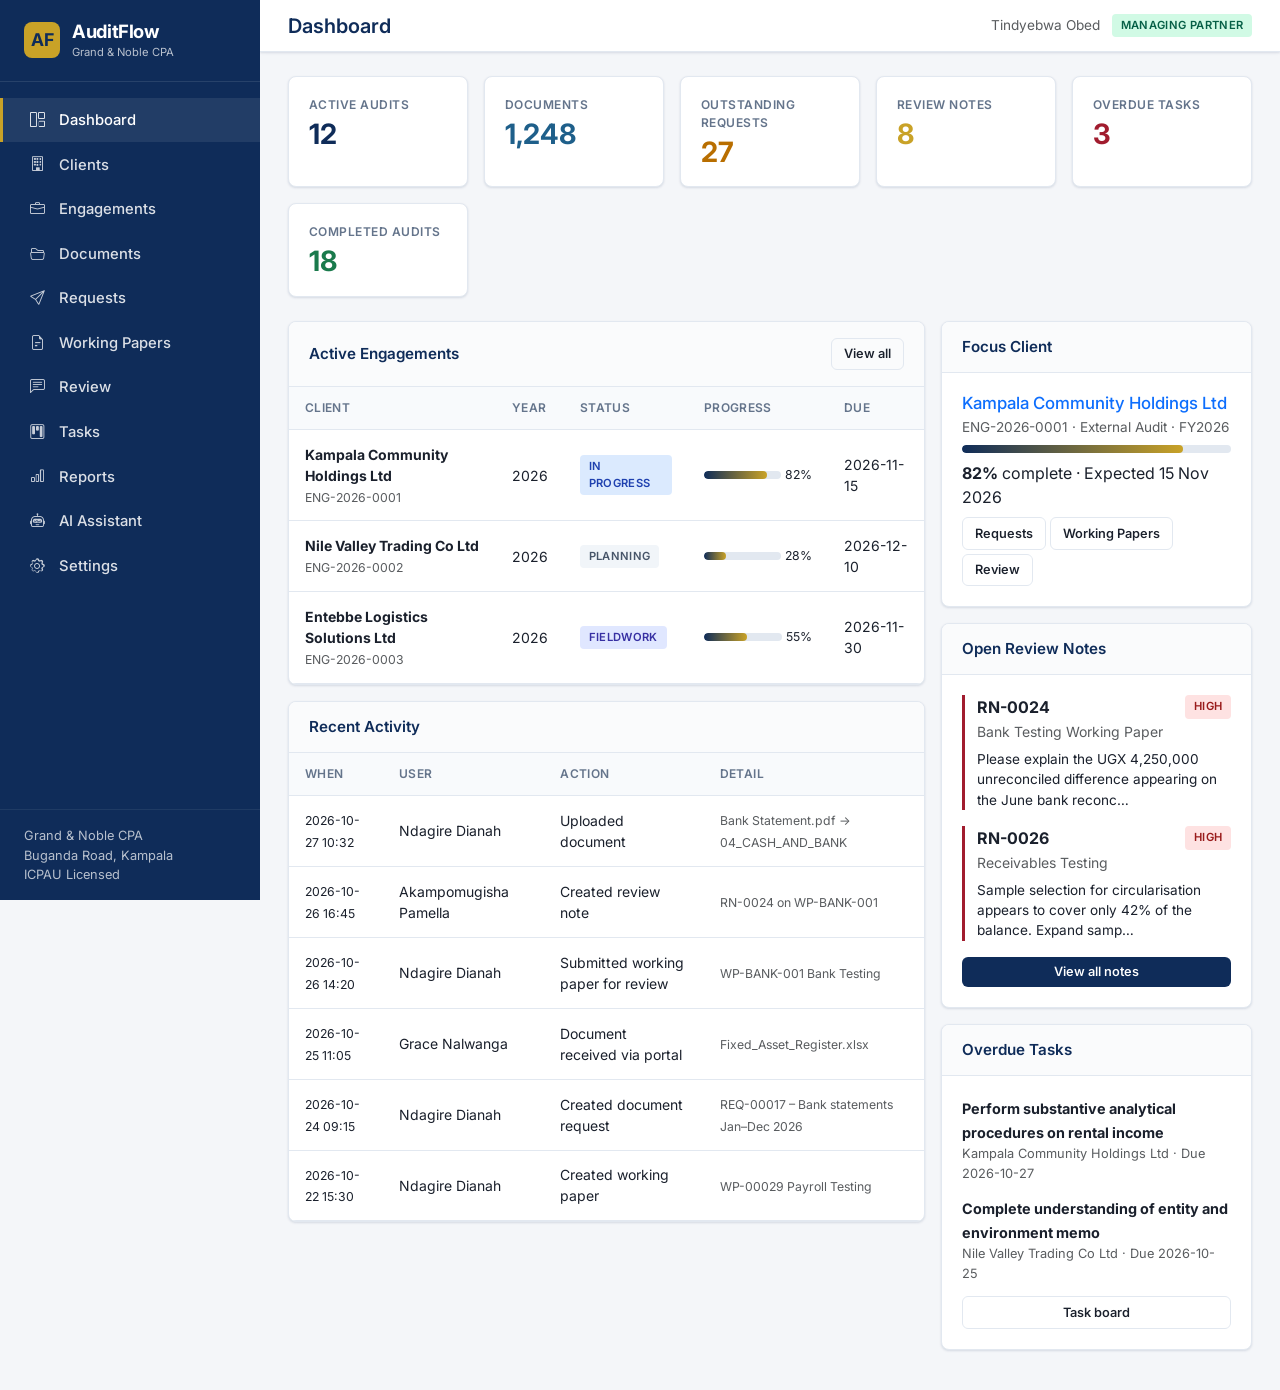
<file: index.html>
<!DOCTYPE html>
<html lang="en">
<head>
  <meta charset="UTF-8">
  <meta name="viewport" content="width=device-width, initial-scale=1.0">
  <title>AuditFlow — Grand & Noble Certified Public Accountants</title>
  <meta name="description" content="Intelligent Audit Document & Workflow Management for Grand & Noble Certified Public Accountants — powered by Google Workspace, GitHub and AI.">
  <link rel="preconnect" href="https://fonts.googleapis.com">
  <link href="https://fonts.googleapis.com/css2?family=Inter:wght@400;500;600;700&display=swap" rel="stylesheet">
  <link href="https://cdn.jsdelivr.net/npm/bootstrap@5.3.3/dist/css/bootstrap.min.css" rel="stylesheet">
  <link href="https://cdn.jsdelivr.net/npm/bootstrap-icons@1.11.3/font/bootstrap-icons.min.css" rel="stylesheet">
  <link href="assets/css/styles.css" rel="stylesheet">
</head>
<body>
  <!-- Sidebar -->
  <aside class="af-sidebar">
    <div class="af-sidebar-brand">
      <div class="logo-icon">AF</div>
      <div>
        <h1>AuditFlow</h1>
        <small>Grand & Noble CPA</small>
      </div>
    </div>
    <nav class="af-nav">
      <a href="#dashboard" data-page="dashboard" class="active"><i class="bi bi-grid-1x2"></i> Dashboard</a>
      <a href="#clients" data-page="clients"><i class="bi bi-building"></i> Clients</a>
      <a href="#engagements" data-page="engagements"><i class="bi bi-briefcase"></i> Engagements</a>
      <a href="#documents" data-page="documents"><i class="bi bi-folder2-open"></i> Documents</a>
      <a href="#requests" data-page="requests"><i class="bi bi-send"></i> Requests</a>
      <a href="#working-papers" data-page="working-papers"><i class="bi bi-file-earmark-text"></i> Working Papers</a>
      <a href="#review" data-page="review"><i class="bi bi-chat-left-text"></i> Review</a>
      <a href="#tasks" data-page="tasks"><i class="bi bi-kanban"></i> Tasks</a>
      <a href="#reports" data-page="reports"><i class="bi bi-bar-chart"></i> Reports</a>
      <a href="#ai" data-page="ai"><i class="bi bi-robot"></i> AI Assistant</a>
      <a href="#settings" data-page="settings"><i class="bi bi-gear"></i> Settings</a>
    </nav>
    <div class="af-sidebar-footer">
      Grand & Noble CPA<br>
      Buganda Road, Kampala<br>
      ICPAU Licensed
    </div>
  </aside>

  <!-- Main -->
  <div class="af-main">
    <header class="af-topbar">
      <div class="d-flex align-center gap-2">
        <button class="af-mobile-toggle" id="mobileToggle" aria-label="Menu">
          <i class="bi bi-list"></i>
        </button>
        <h2 id="pageTitle">Dashboard</h2>
      </div>
      <div class="af-topbar-actions">
        <span class="text-muted" style="font-size:0.85rem">Tindyebwa Obed</span>
        <span class="badge-af badge-completed">Managing Partner</span>
      </div>
    </header>
    <main class="af-content" id="afContent">
      <!-- Content rendered by app.js -->
    </main>
  </div>

  <script src="assets/js/config.js"></script>
  <script src="assets/js/demo-data.js"></script>
  <script src="assets/js/app.js"></script>
</body>
</html>
</file>
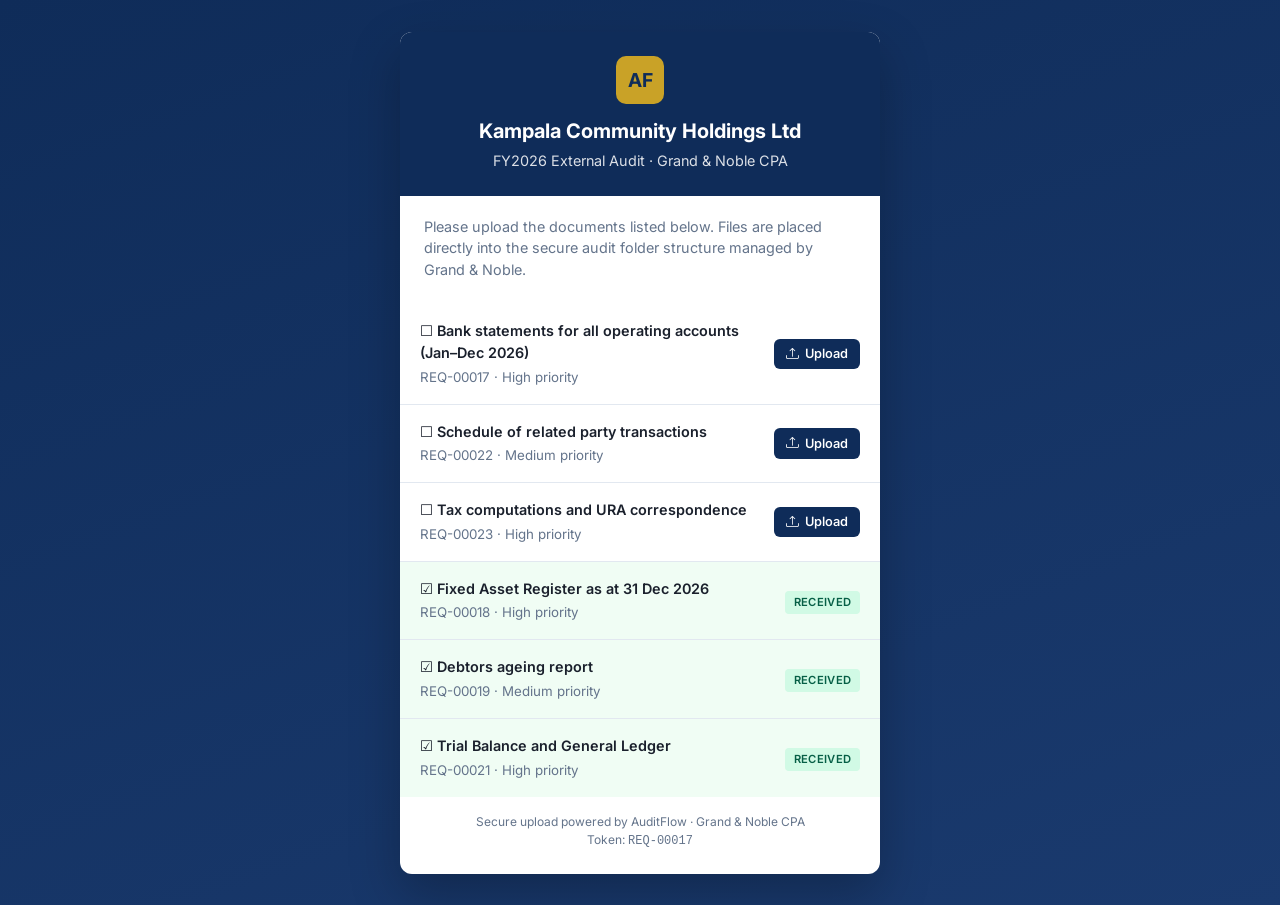
<file: client-portal.html>
<!DOCTYPE html>
<html lang="en">
<head>
  <meta charset="UTF-8">
  <meta name="viewport" content="width=device-width, initial-scale=1.0">
  <title>Document Upload — Grand & Noble | AuditFlow</title>
  <link rel="preconnect" href="https://fonts.googleapis.com">
  <link href="https://fonts.googleapis.com/css2?family=Inter:wght@400;500;600;700&display=swap" rel="stylesheet">
  <link href="https://cdn.jsdelivr.net/npm/bootstrap-icons@1.11.3/font/bootstrap-icons.min.css" rel="stylesheet">
  <link href="assets/css/styles.css" rel="stylesheet">
  <style>
    .upload-item {
      display: flex;
      align-items: center;
      justify-content: space-between;
      padding: 1rem 1.25rem;
      border-bottom: 1px solid var(--af-border);
    }
    .upload-item:last-child { border-bottom: none; }
    .upload-item.done { background: #f0fdf4; }
    .file-input-hidden { display: none; }
  </style>
</head>
<body class="client-portal-body">
  <div class="client-portal-card">
    <div class="client-portal-header">
      <div style="width:48px;height:48px;background:var(--af-accent);border-radius:10px;display:flex;align-items:center;justify-content:center;margin:0 auto 0.75rem;font-weight:700;color:var(--af-primary);font-size:1.2rem">AF</div>
      <h1>Kampala Community Holdings Ltd</h1>
      <p>FY2026 External Audit · Grand & Noble CPA</p>
    </div>

    <div style="padding:1.25rem 1.5rem 0.5rem">
      <p style="font-size:0.9rem;color:var(--af-text-muted);margin:0 0 1rem">
        Please upload the documents listed below. Files are placed directly into the secure audit folder structure managed by Grand & Noble.
      </p>
    </div>

    <div id="requestList"></div>

    <div style="padding:1rem 1.5rem 1.5rem;text-align:center">
      <p style="font-size:0.75rem;color:var(--af-text-muted);margin:0">
        Secure upload powered by AuditFlow · Grand & Noble CPA<br>
        Token: <code id="tokenDisplay">REQ-00017</code>
      </p>
    </div>
  </div>

  <script>
    const params = new URLSearchParams(window.location.search);
    const token = params.get("token") || "REQ-00017";
    document.getElementById("tokenDisplay").textContent = token;

    const items = [
      { id: "REQ-00017", label: "Bank statements for all operating accounts (Jan–Dec 2026)", status: "Outstanding", priority: "High" },
      { id: "REQ-00022", label: "Schedule of related party transactions", status: "Outstanding", priority: "Medium" },
      { id: "REQ-00023", label: "Tax computations and URA correspondence", status: "Outstanding", priority: "High" },
      { id: "REQ-00018", label: "Fixed Asset Register as at 31 Dec 2026", status: "Received", priority: "High" },
      { id: "REQ-00019", label: "Debtors ageing report", status: "Received", priority: "Medium" },
      { id: "REQ-00021", label: "Trial Balance and General Ledger", status: "Received", priority: "High" }
    ];

    function render() {
      const list = document.getElementById("requestList");
      list.innerHTML = items.map(item => `
        <div class="upload-item ${item.status === 'Received' ? 'done' : ''}" id="item-${item.id}">
          <div>
            <div style="font-weight:600;font-size:0.9rem">
              ${item.status === 'Received' ? '☑' : '☐'} ${item.label}
            </div>
            <small style="color:var(--af-text-muted)">${item.id} · ${item.priority} priority</small>
          </div>
          <div>
            ${item.status === 'Outstanding' ? `
              <label class="btn-af btn-af-sm btn-af-primary" style="cursor:pointer;margin:0">
                <i class="bi bi-upload"></i> Upload
                <input type="file" class="file-input-hidden" onchange="handleUpload('${item.id}', this)">
              </label>
            ` : `<span class="badge-af badge-received">Received</span>`}
          </div>
        </div>
      `).join("");
    }

    function handleUpload(id, input) {
      if (!input.files || !input.files[0]) return;
      const file = input.files[0];
      const item = items.find(i => i.id === id);
      if (!item) return;
      item.status = "Received";
      render();
      setTimeout(() => {
        alert(`Document uploaded successfully.\n\nFile: ${file.name}\nRequest: ${id}\n\nIn the live system:\n• File is saved to the correct Google Drive folder\n• Request status → RECEIVED\n• Auditor is notified\n• Activity is logged`);
      }, 300);
    }

    render();
  </script>
</body>
</html>
</file>
<file: assets/css/styles.css>
/* AuditFlow — Professional Audit Design System */
:root {
  --af-primary: #0f2c59;
  --af-primary-light: #1a3a6e;
  --af-accent: #c9a227;
  --af-accent-hover: #b08d1f;
  --af-success: #1a7a4c;
  --af-warning: #b86e00;
  --af-danger: #a11c2e;
  --af-info: #1e5f8a;
  --af-bg: #f4f6f9;
  --af-card: #ffffff;
  --af-border: #e2e8f0;
  --af-text: #1a202c;
  --af-text-muted: #64748b;
  --af-sidebar-width: 260px;
  --af-radius: 8px;
  --af-shadow: 0 1px 3px rgba(15, 44, 89, 0.08), 0 1px 2px rgba(15, 44, 89, 0.06);
  --af-shadow-md: 0 4px 12px rgba(15, 44, 89, 0.1);
}

* { box-sizing: border-box; }

body {
  font-family: 'Inter', 'Segoe UI', system-ui, -apple-system, sans-serif;
  background: var(--af-bg);
  color: var(--af-text);
  margin: 0;
  min-height: 100vh;
  line-height: 1.5;
}

.af-sidebar {
  position: fixed; top: 0; left: 0; width: var(--af-sidebar-width); height: 100vh;
  background: var(--af-primary); color: #fff; z-index: 1000;
  display: flex; flex-direction: column; transition: transform 0.25s ease;
}

.af-sidebar-brand {
  padding: 1.25rem 1.5rem; border-bottom: 1px solid rgba(255,255,255,0.1);
  display: flex; align-items: center; gap: 0.75rem;
}

.af-sidebar-brand .logo-icon {
  width: 36px; height: 36px; background: var(--af-accent); border-radius: 8px;
  display: flex; align-items: center; justify-content: center;
  font-weight: 700; font-size: 1.1rem; color: var(--af-primary);
}

.af-sidebar-brand h1 { font-size: 1.15rem; font-weight: 700; margin: 0; letter-spacing: -0.02em; }
.af-sidebar-brand small { display: block; font-size: 0.7rem; opacity: 0.7; font-weight: 400; margin-top: 2px; }

.af-nav { flex: 1; padding: 1rem 0; overflow-y: auto; }
.af-nav a {
  display: flex; align-items: center; gap: 0.75rem; padding: 0.7rem 1.5rem;
  color: rgba(255,255,255,0.85); text-decoration: none; font-size: 0.925rem; font-weight: 500;
  transition: all 0.15s; border-left: 3px solid transparent;
}
.af-nav a:hover, .af-nav a.active { background: rgba(255,255,255,0.08); color: #fff; border-left-color: var(--af-accent); }
.af-nav a i { width: 20px; text-align: center; opacity: 0.9; }

.af-sidebar-footer { padding: 1rem 1.5rem; border-top: 1px solid rgba(255,255,255,0.1); font-size: 0.8rem; opacity: 0.7; }

.af-main { margin-left: var(--af-sidebar-width); min-height: 100vh; padding: 0; }

.af-topbar {
  background: var(--af-card); border-bottom: 1px solid var(--af-border);
  padding: 0.85rem 1.75rem; display: flex; align-items: center; justify-content: space-between;
  position: sticky; top: 0; z-index: 100; box-shadow: var(--af-shadow);
}
.af-topbar h2 { font-size: 1.25rem; font-weight: 600; margin: 0; color: var(--af-primary); }
.af-topbar-actions { display: flex; align-items: center; gap: 0.75rem; }

.af-content { padding: 1.5rem 1.75rem 2.5rem; }

.af-card {
  background: var(--af-card); border-radius: var(--af-radius); border: 1px solid var(--af-border);
  box-shadow: var(--af-shadow); overflow: hidden;
}
.af-card-header {
  padding: 1rem 1.25rem; border-bottom: 1px solid var(--af-border);
  display: flex; align-items: center; justify-content: space-between; background: #fafbfc;
}
.af-card-header h3 { margin: 0; font-size: 0.95rem; font-weight: 600; color: var(--af-primary); }
.af-card-body { padding: 1.25rem; }

.af-stat-grid {
  display: grid; grid-template-columns: repeat(auto-fit, minmax(160px, 1fr)); gap: 1rem; margin-bottom: 1.5rem;
}
.af-stat-card {
  background: var(--af-card); border-radius: var(--af-radius); border: 1px solid var(--af-border);
  padding: 1.15rem 1.25rem; box-shadow: var(--af-shadow); transition: transform 0.15s, box-shadow 0.15s;
}
.af-stat-card:hover { transform: translateY(-2px); box-shadow: var(--af-shadow-md); }
.af-stat-card .stat-label { font-size: 0.75rem; text-transform: uppercase; letter-spacing: 0.04em; color: var(--af-text-muted); font-weight: 600; margin-bottom: 0.35rem; }
.af-stat-card .stat-value { font-size: 1.75rem; font-weight: 700; color: var(--af-primary); line-height: 1.1; }
.af-stat-card .stat-sub { font-size: 0.8rem; color: var(--af-text-muted); margin-top: 0.25rem; }
.af-stat-card.accent .stat-value { color: var(--af-accent); }
.af-stat-card.success .stat-value { color: var(--af-success); }
.af-stat-card.warning .stat-value { color: var(--af-warning); }
.af-stat-card.danger .stat-value { color: var(--af-danger); }
.af-stat-card.info .stat-value { color: var(--af-info); }

.btn-af {
  display: inline-flex; align-items: center; gap: 0.4rem; padding: 0.5rem 1rem;
  font-size: 0.875rem; font-weight: 560; border-radius: 6px; border: none; cursor: pointer; transition: all 0.15s; text-decoration: none;
}
.btn-af-primary { background: var(--af-primary); color: #fff; }
.btn-af-primary:hover { background: var(--af-primary-light); color: #fff; }
.btn-af-accent { background: var(--af-accent); color: var(--af-primary); }
.btn-af-accent:hover { background: var(--af-accent-hover); color: var(--af-primary); }
.btn-af-outline { background: transparent; border: 1px solid var(--af-border); color: var(--af-text); }
.btn-af-outline:hover { background: #f1f5f9; border-color: #cbd5e1; }
.btn-af-sm { padding: 0.35rem 0.75rem; font-size: 0.8rem; }

.af-table { width: 100%; border-collapse: collapse; font-size: 0.875rem; }
.af-table th {
  text-align: left; padding: 0.75rem 1rem; background: #f8fafc; border-bottom: 1px solid var(--af-border);
  font-weight: 600; color: var(--af-text-muted); font-size: 0.75rem; text-transform: uppercase; letter-spacing: 0.03em;
}
.af-table td { padding: 0.85rem 1rem; border-bottom: 1px solid var(--af-border); vertical-align: middle; }
.af-table tr:hover td { background: #f8fafc; }

.badge-af {
  display: inline-block; padding: 0.2rem 0.55rem; border-radius: 4px; font-size: 0.7rem; font-weight: 600;
  text-transform: uppercase; letter-spacing: 0.03em;
}
.badge-outstanding { background: #fef3c7; color: #92400e; }
.badge-received { background: #d1fae5; color: #065f46; }
.badge-overdue { background: #fee2e2; color: #991b1b; }
.badge-open { background: #dbeafe; color: #1e40af; }
.badge-resolved { background: #d1fae5; color: #065f46; }
.badge-high { background: #fee2e2; color: #991b1b; }
.badge-medium { background: #fef3c7; color: #92400e; }
.badge-low { background: #e0e7ff; color: #3730a3; }
.badge-todo { background: #f1f5f9; color: #475569; }
.badge-progress { background: #dbeafe; color: #1e40af; }
.badge-completed { background: #d1fae5; color: #065f46; }
.badge-approved { background: #d1fae5; color: #065f46; }
.badge-submitted { background: #e0e7ff; color: #3730a3; }

.af-form-group { margin-bottom: 1rem; }
.af-form-group label { display: block; font-size: 0.8rem; font-weight: 600; color: var(--af-text-muted); margin-bottom: 0.35rem; }
.af-form-control {
  width: 100%; padding: 0.55rem 0.75rem; border: 1px solid var(--af-border); border-radius: 6px; font-size: 0.9rem;
  transition: border-color 0.15s; background: #fff;
}
.af-form-control:focus { outline: none; border-color: var(--af-primary); box-shadow: 0 0 0 3px rgba(15, 44, 89, 0.12); }

.af-modal-backdrop {
  position: fixed; inset: 0; background: rgba(15, 44, 89, 0.45); z-index: 2000;
  display: none; align-items: center; justify-content: center; padding: 1rem;
}
.af-modal-backdrop.show { display: flex; }
.af-modal {
  background: #fff; border-radius: 10px; width: 100%; max-width: 520px; max-height: 90vh; overflow-y: auto;
  box-shadow: 0 20px 40px rgba(0,0,0,0.2);
}
.af-modal-header {
  padding: 1.15rem 1.35rem; border-bottom: 1px solid var(--af-border);
  display: flex; align-items: center; justify-content: space-between;
}
.af-modal-header h3 { margin: 0; font-size: 1.1rem; color: var(--af-primary); }
.af-modal-body { padding: 1.35rem; }
.af-modal-footer {
  padding: 1rem 1.35rem; border-top: 1px solid var(--af-border);
  display: flex; justify-content: flex-end; gap: 0.5rem;
}

.af-progress { height: 8px; background: #e2e8f0; border-radius: 4px; overflow: hidden; }
.af-progress-bar {
  height: 100%; background: linear-gradient(90deg, var(--af-primary), var(--af-accent)); border-radius: 4px; transition: width 0.4s ease;
}

.af-chat-container { display: flex; flex-direction: column; height: calc(100vh - 180px); min-height: 420px; }
.af-chat-messages { flex: 1; overflow-y: auto; padding: 1rem; background: #f8fafc; border-radius: 8px; margin-bottom: 1rem; }
.af-chat-msg {
  max-width: 85%; margin-bottom: 1rem; padding: 0.85rem 1.1rem; border-radius: 10px; font-size: 0.9rem; line-height: 1.55;
}
.af-chat-msg.user { background: var(--af-primary); color: #fff; margin-left: auto; border-bottom-right-radius: 3px; }
.af-chat-msg.ai { background: #fff; border: 1px solid var(--af-border); border-bottom-left-radius: 3px; }
.af-chat-msg .ai-label { font-size: 0.7rem; color: var(--af-text-muted); margin-bottom: 0.35rem; font-weight: 600; }
.af-chat-input-row { display: flex; gap: 0.5rem; }
.af-chat-input-row input { flex: 1; }

.client-portal-body {
  background: linear-gradient(160deg, #0f2c59 0%, #1a3a6e 100%); min-height: 100vh; padding: 2rem 1rem;
}
.client-portal-card {
  max-width: 480px; margin: 0 auto; background: #fff; border-radius: 12px;
  box-shadow: 0 20px 50px rgba(0,0,0,0.25); overflow: hidden;
}
.client-portal-header {
  background: var(--af-primary); color: #fff; padding: 1.5rem; text-align: center;
}
.client-portal-header h1 { font-size: 1.25rem; margin: 0 0 0.25rem; }
.client-portal-header p { margin: 0; opacity: 0.85; font-size: 0.9rem; }

.af-mobile-toggle { display: none; background: none; border: none; color: var(--af-primary); font-size: 1.4rem; cursor: pointer; padding: 0.25rem; }

@media (max-width: 992px) {
  .af-sidebar { transform: translateX(-100%); }
  .af-sidebar.open { transform: translateX(0); }
  .af-main { margin-left: 0; }
  .af-mobile-toggle { display: block; }
  .af-content { padding: 1rem; }
  .af-stat-grid { grid-template-columns: repeat(2, 1fr); }
}
@media (max-width: 576px) {
  .af-stat-grid { grid-template-columns: 1fr; }
  .af-topbar { padding: 0.75rem 1rem; }
}

.text-muted { color: var(--af-text-muted); }
.text-primary { color: var(--af-primary); }
.fw-600 { font-weight: 600; }
.mb-0 { margin-bottom: 0; }
.mt-1 { margin-top: 0.5rem; }
.mt-2 { margin-top: 1rem; }
.mb-2 { margin-bottom: 1rem; }
.d-flex { display: flex; }
.align-center { align-items: center; }
.justify-between { justify-content: space-between; }
.gap-1 { gap: 0.5rem; }
.gap-2 { gap: 1rem; }
.w-100 { width: 100%; }

.af-empty { text-align: center; padding: 3rem 1.5rem; color: var(--af-text-muted); }
.af-empty i { font-size: 2.5rem; opacity: 0.4; margin-bottom: 0.75rem; }
</file>
